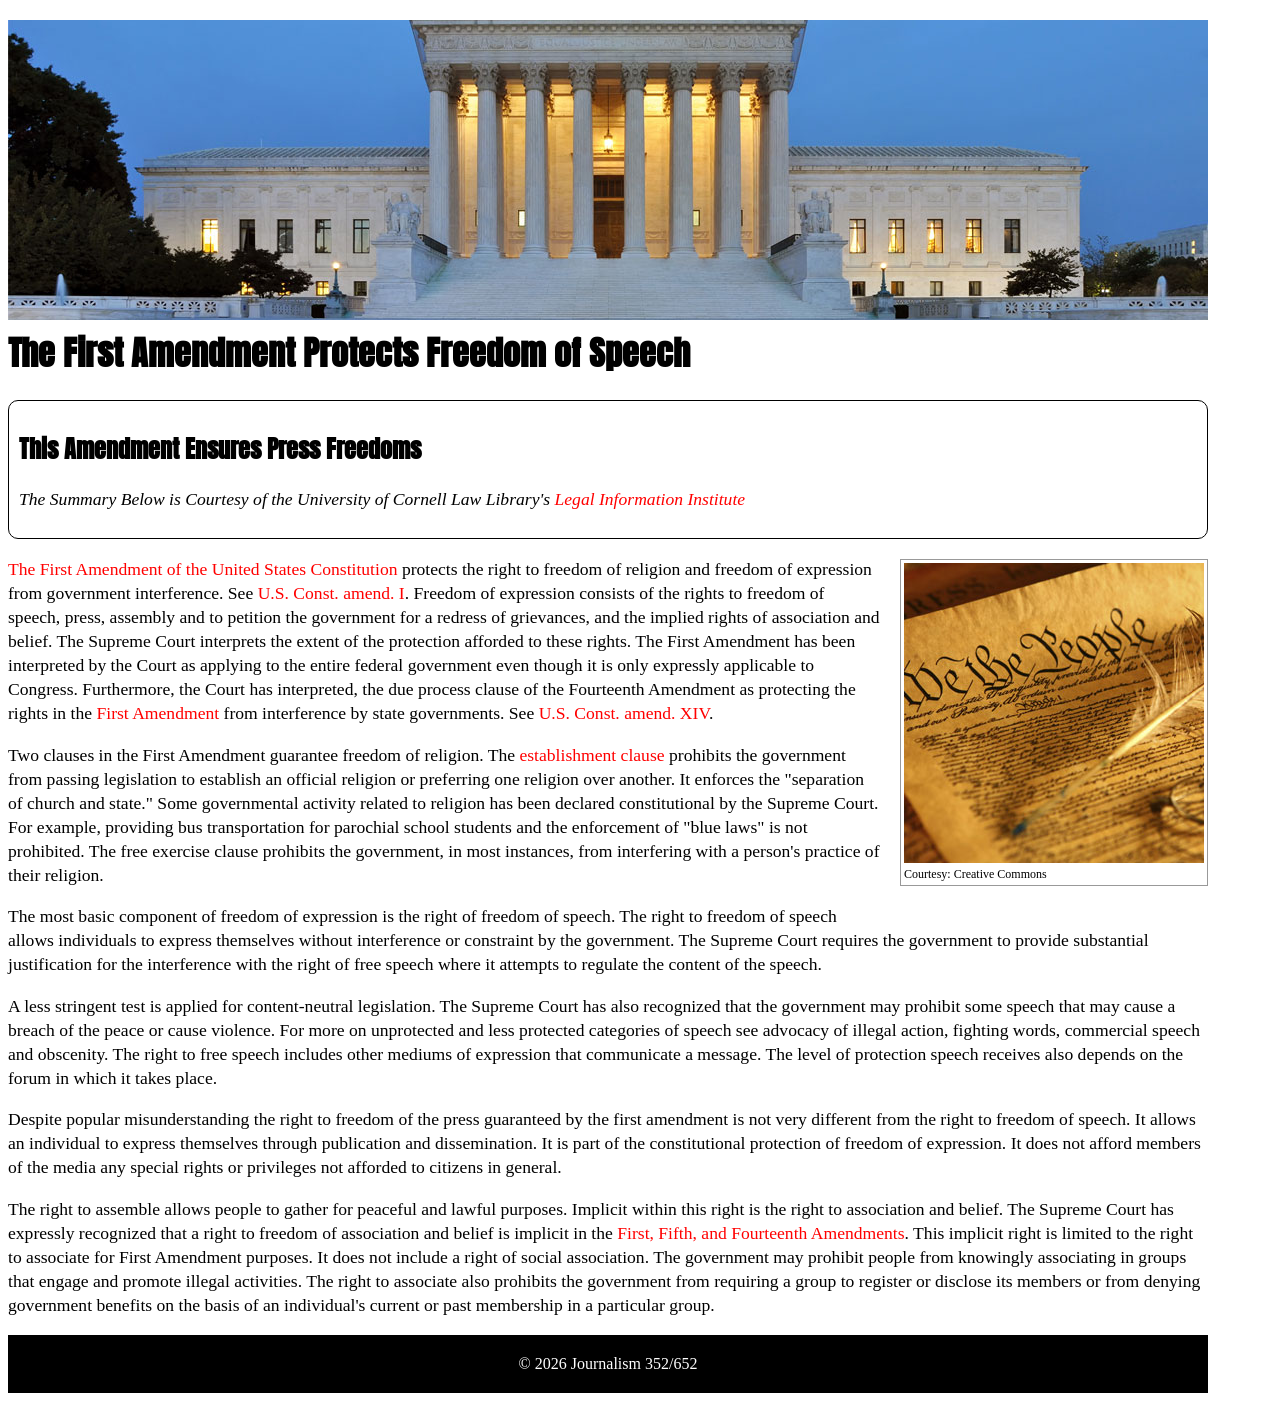
<file: Broken/index.html>
<!doctype html>
<html class="no-js" lang="en" dir="ltr">
<head>
<meta charset="utf-8">
<meta http-equiv="x-ua-compatible" content="ie=edge">
<meta name="viewport" content="width=device-width, initial-scale=1.0">
<title>This is the Title Tag? </title>
<link rel="stylesheet" href="css/style.css">
<link href="https://fonts.googleapis.com/css?family=Anton|Bitter" rel="stylesheet">


</head>
<body>

<div class="contentContainer">

<img src="images/supremeCourt.jpg" style="width:100%; border:0; margin:0 0 -20px 0"><br>
<h1>The First Amendment Protects Freedom of Speech</h1>


<div class="citation">
<h2>This Amendment Ensures Press Freedoms</h2>
<p><em>The Summary Below is Courtesy of the University of Cornell Law Library's <a href="www.law.cornell.edu/constitution/first_amendment" target="_blank">Legal Information Institute</a></em> </p>
</div>


<div class="photoRight"><img src="images/wethepeople.jpg" alt="U.S. Constitution"><br>
Courtesy: Creative Commons</div>

<p><a href="http://www.law.cornell.edu/constitution/constitution.billofrights.html#amendmenti" target="_blank">The First Amendment of the United States Constitution</a> protects the right to freedom of religion and freedom of expression from government interference. See <a href="http://www.law.cornell.edu/constitution/constitution.billofrights.html#amendmenti" target="_blank">U.S. Const. amend. I</a>. Freedom of expression consists of the rights to freedom of speech, press, assembly and to petition the government for a redress of grievances, and the implied rights of association and belief. The Supreme Court interprets the extent of the protection afforded to these rights. The First Amendment has been interpreted by the Court as applying to the entire federal government even though it is only expressly applicable to Congress. Furthermore, the Court has interpreted, the due process clause of the Fourteenth Amendment as protecting the rights in the <a href="http://www.law.cornell.edu/constitution/constitution.billofrights.html#amendmenti" target="_blank">First Amendment</a> from interference by state governments. See <a href="http://www.law.cornell.edu/constitution/constitution.billofrights.html#amendmentxiv" target="_blank">U.S. Const. amend. XIV</a>.</p>

<p>Two clauses in the First Amendment guarantee freedom of religion. The <a href="http://topics.law.cornell.edu/wex/establishment_clause" target="_blank">establishment clause<a> prohibits the government from passing legislation to establish an official religion or preferring one religion over another. It enforces the "separation of church and state." Some governmental activity related to religion has been declared constitutional by the Supreme Court. For example, providing bus transportation for parochial school students and the enforcement of "blue laws" is not prohibited. The free exercise clause prohibits the government, in most instances, from interfering with a person's practice of their religion.</p>

<p>The most basic component of freedom of expression is the right of freedom of speech. The right to freedom of speech allows individuals to express themselves without interference or constraint by the government. The Supreme Court requires the government to provide substantial justification for the interference with the right of free speech where it attempts to regulate the content of the speech.</p>



<p>A less stringent test is applied for content-neutral legislation. The Supreme Court has also recognized that the government may prohibit some speech that may cause a breach of the peace or cause violence. For more on unprotected and less protected categories of speech see advocacy of illegal action, fighting words, commercial speech and obscenity. The right to free speech includes other mediums of expression that communicate a message.  The level of protection speech receives also depends on the forum in which it takes place.</p>   

<p>Despite popular misunderstanding the right to freedom of the press guaranteed by the first amendment is not very different from the right to freedom of speech. It allows an individual to express themselves through publication and dissemination. It is part of the constitutional protection of freedom of expression. It does not afford members of the media any special rights or privileges not afforded to citizens in general.</p>

<p>The right to assemble allows people to gather for peaceful and lawful purposes. Implicit within this right is the right to association and belief. The Supreme Court has expressly recognized that a right to freedom of association and belief is implicit in the <a href="http://www.law.cornell.edu/constitution/constitution.table.html#amendments" target="_blank">First, Fifth, and Fourteenth Amendments</a>. This implicit right is limited to the right to associate for First Amendment purposes. It does not include a right of social association. The government may prohibit people from knowingly associating in groups that engage and promote illegal activities. The right to associate also prohibits the government from requiring a group to register or disclose its members or from denying government benefits on the basis of an individual's current or past membership in a particular group.</p>



<div class="footerStyle">&copy; 2026 Journalism 352/652</div>
</div>
</div>


</body>
</html>
</file>
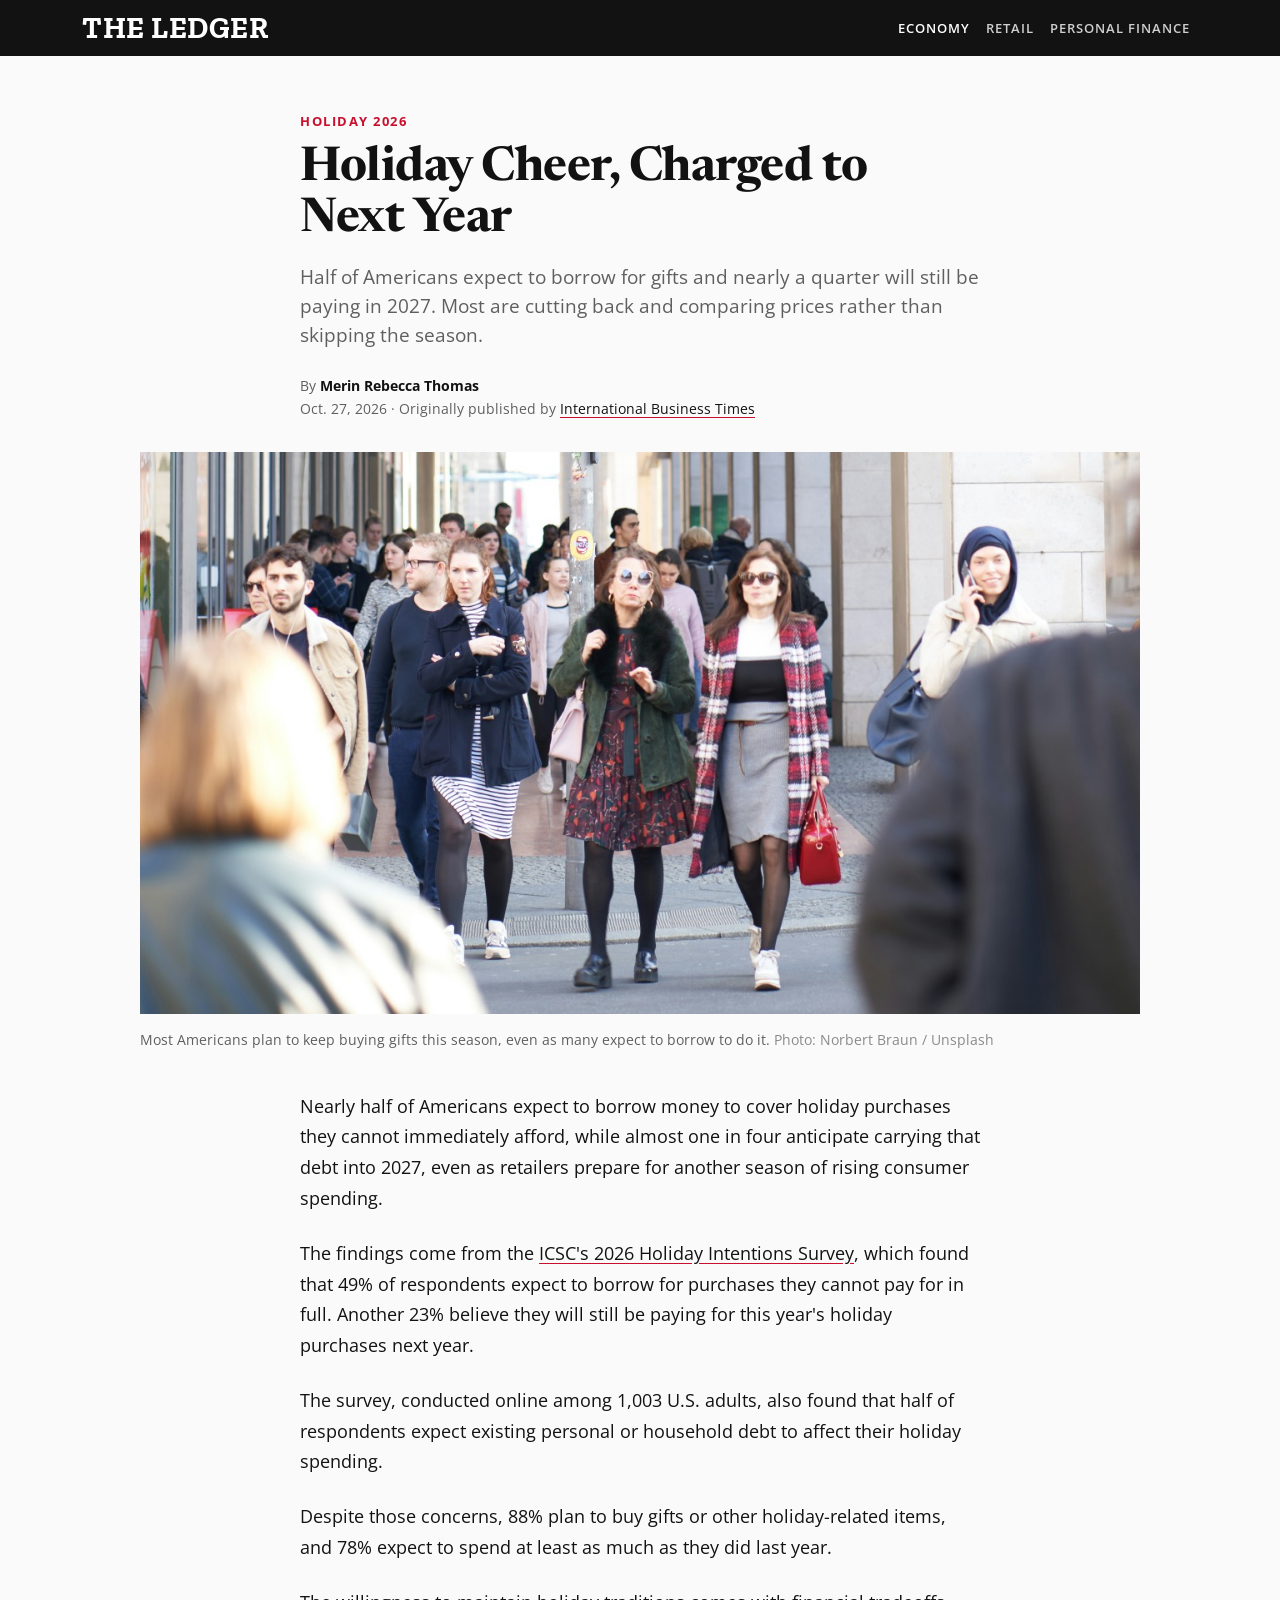
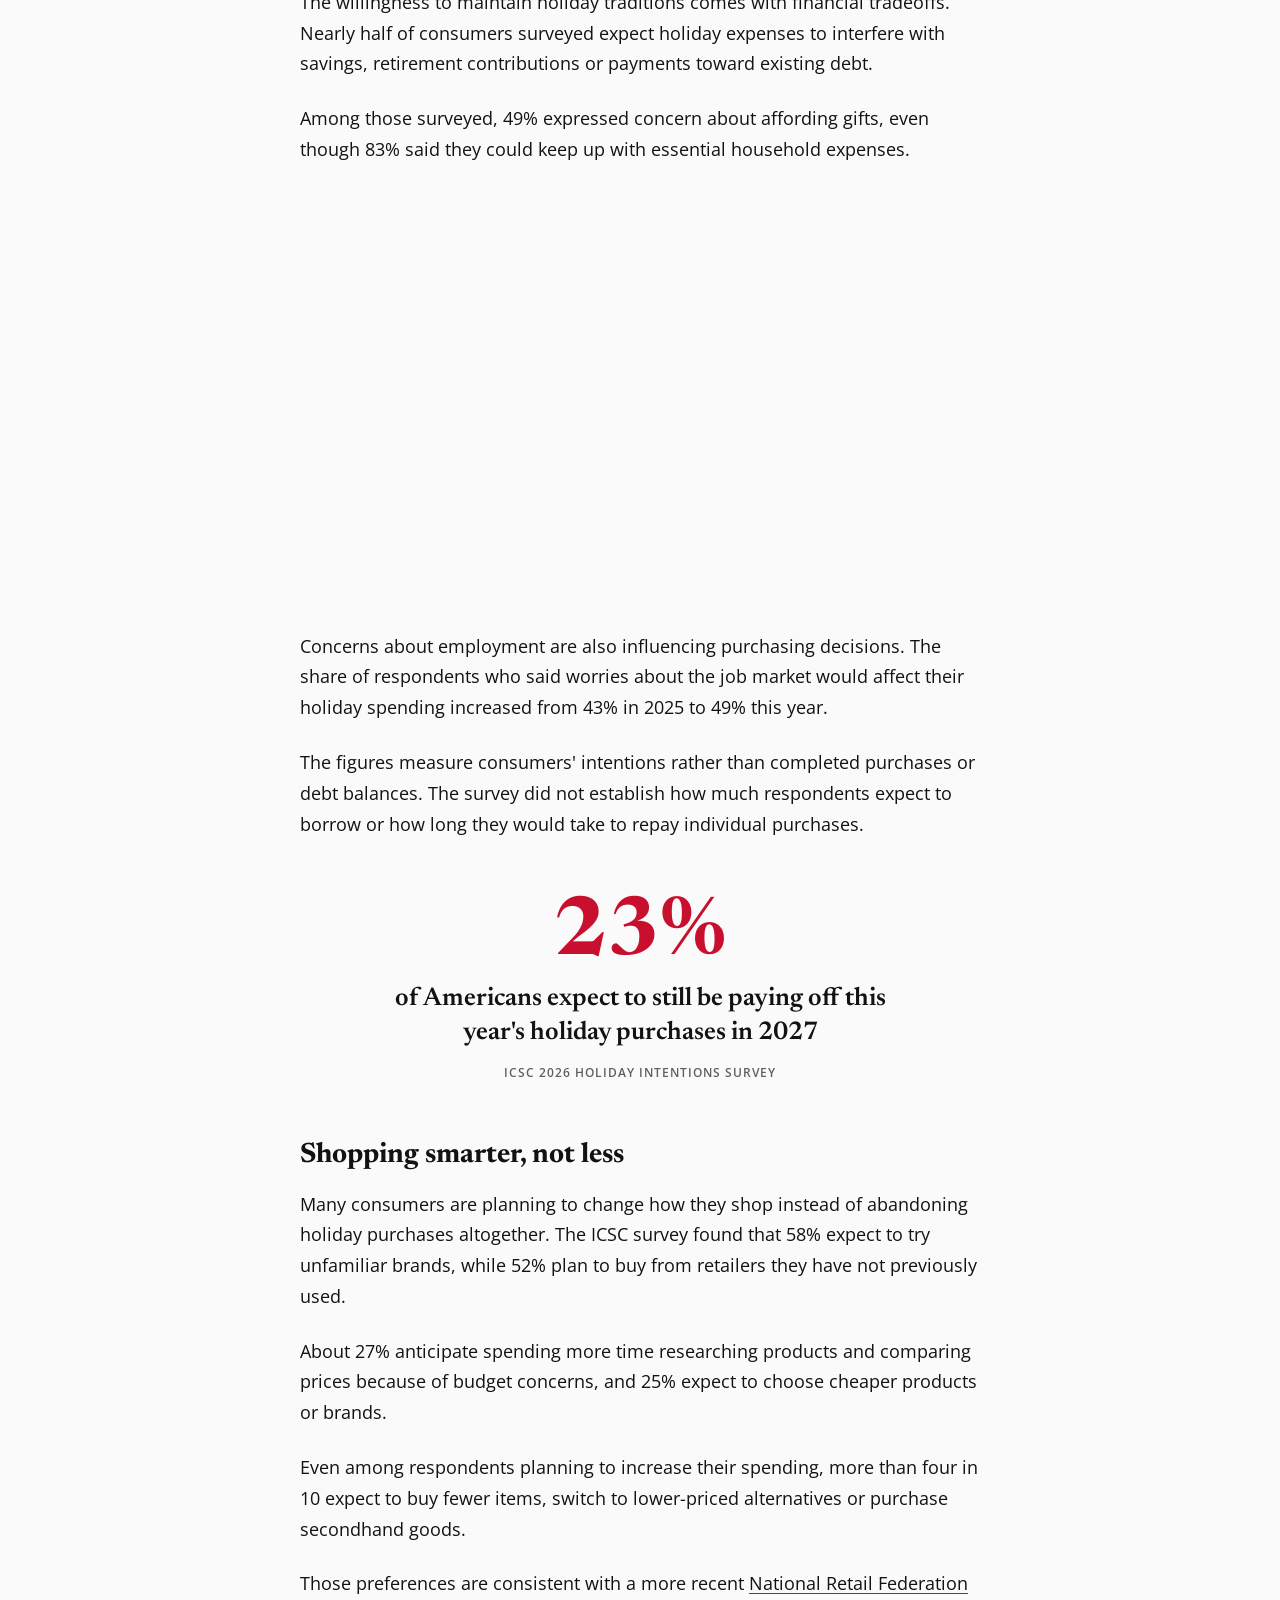
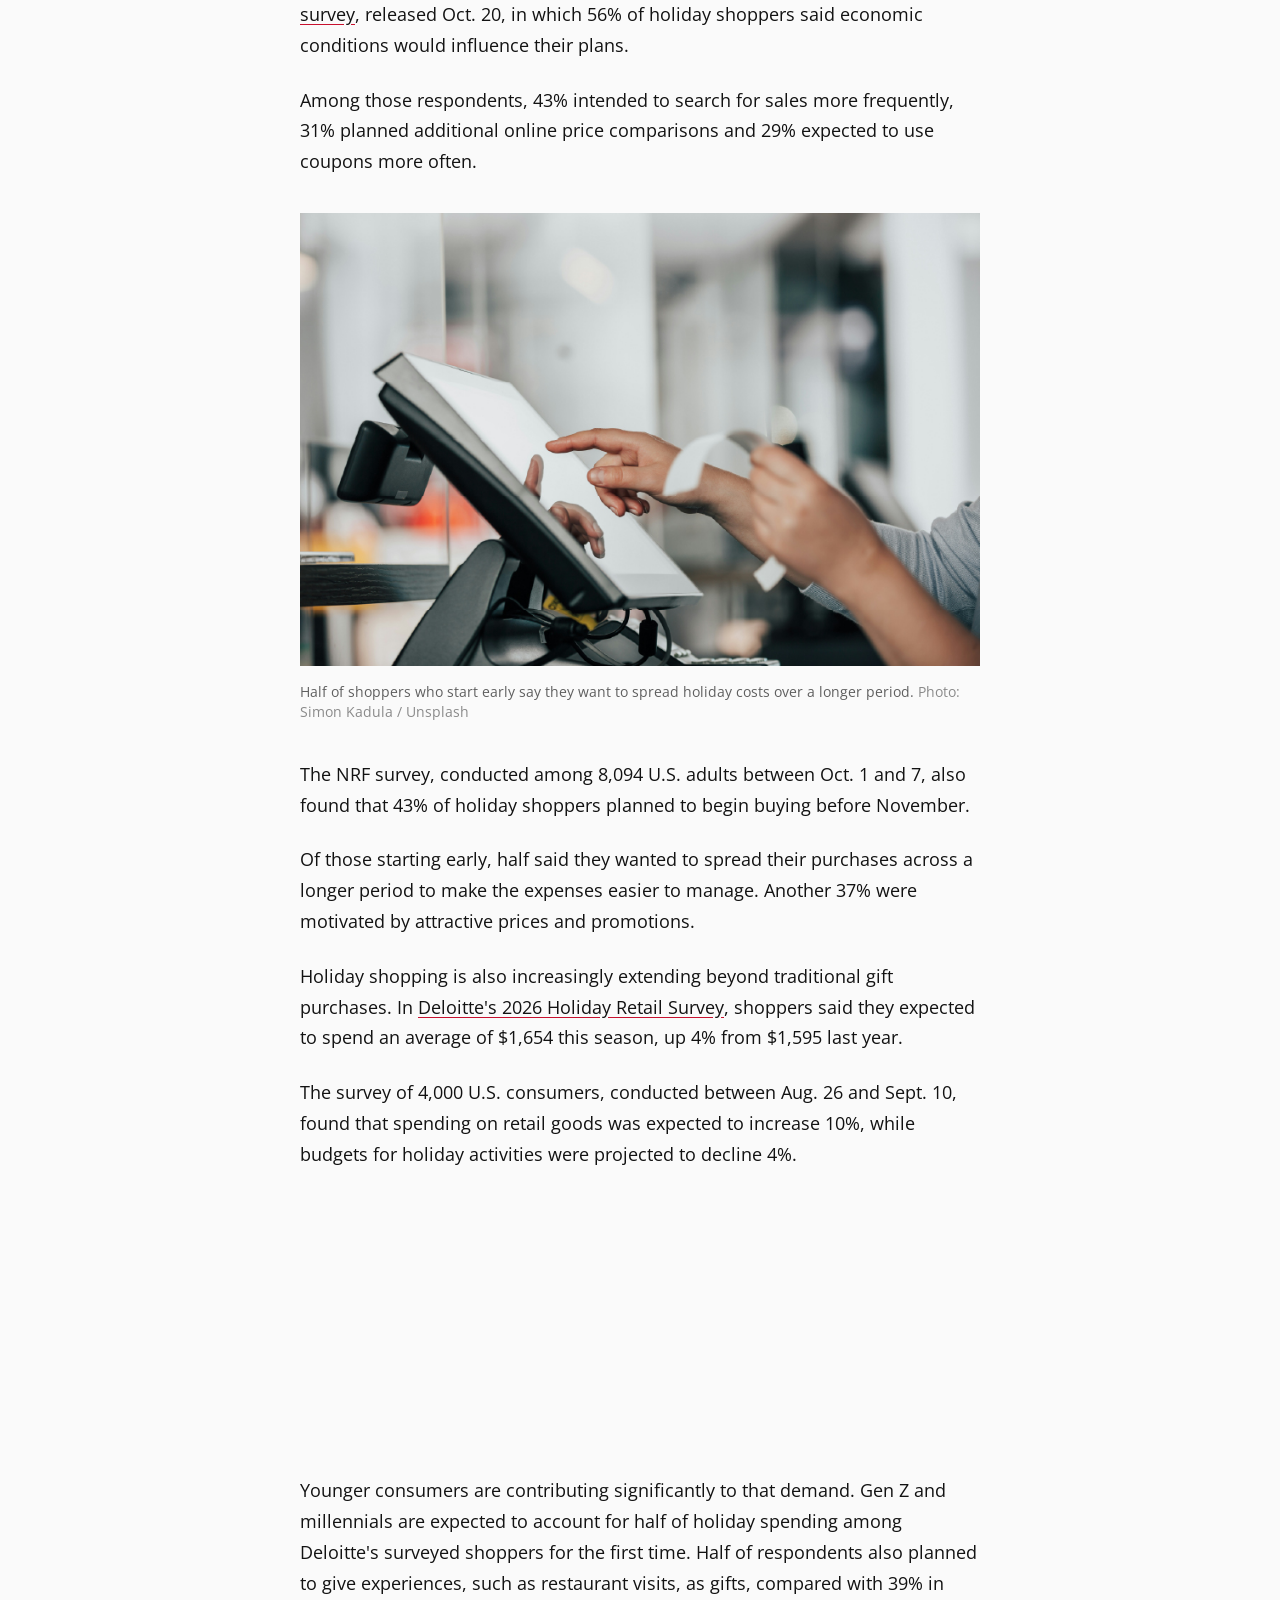
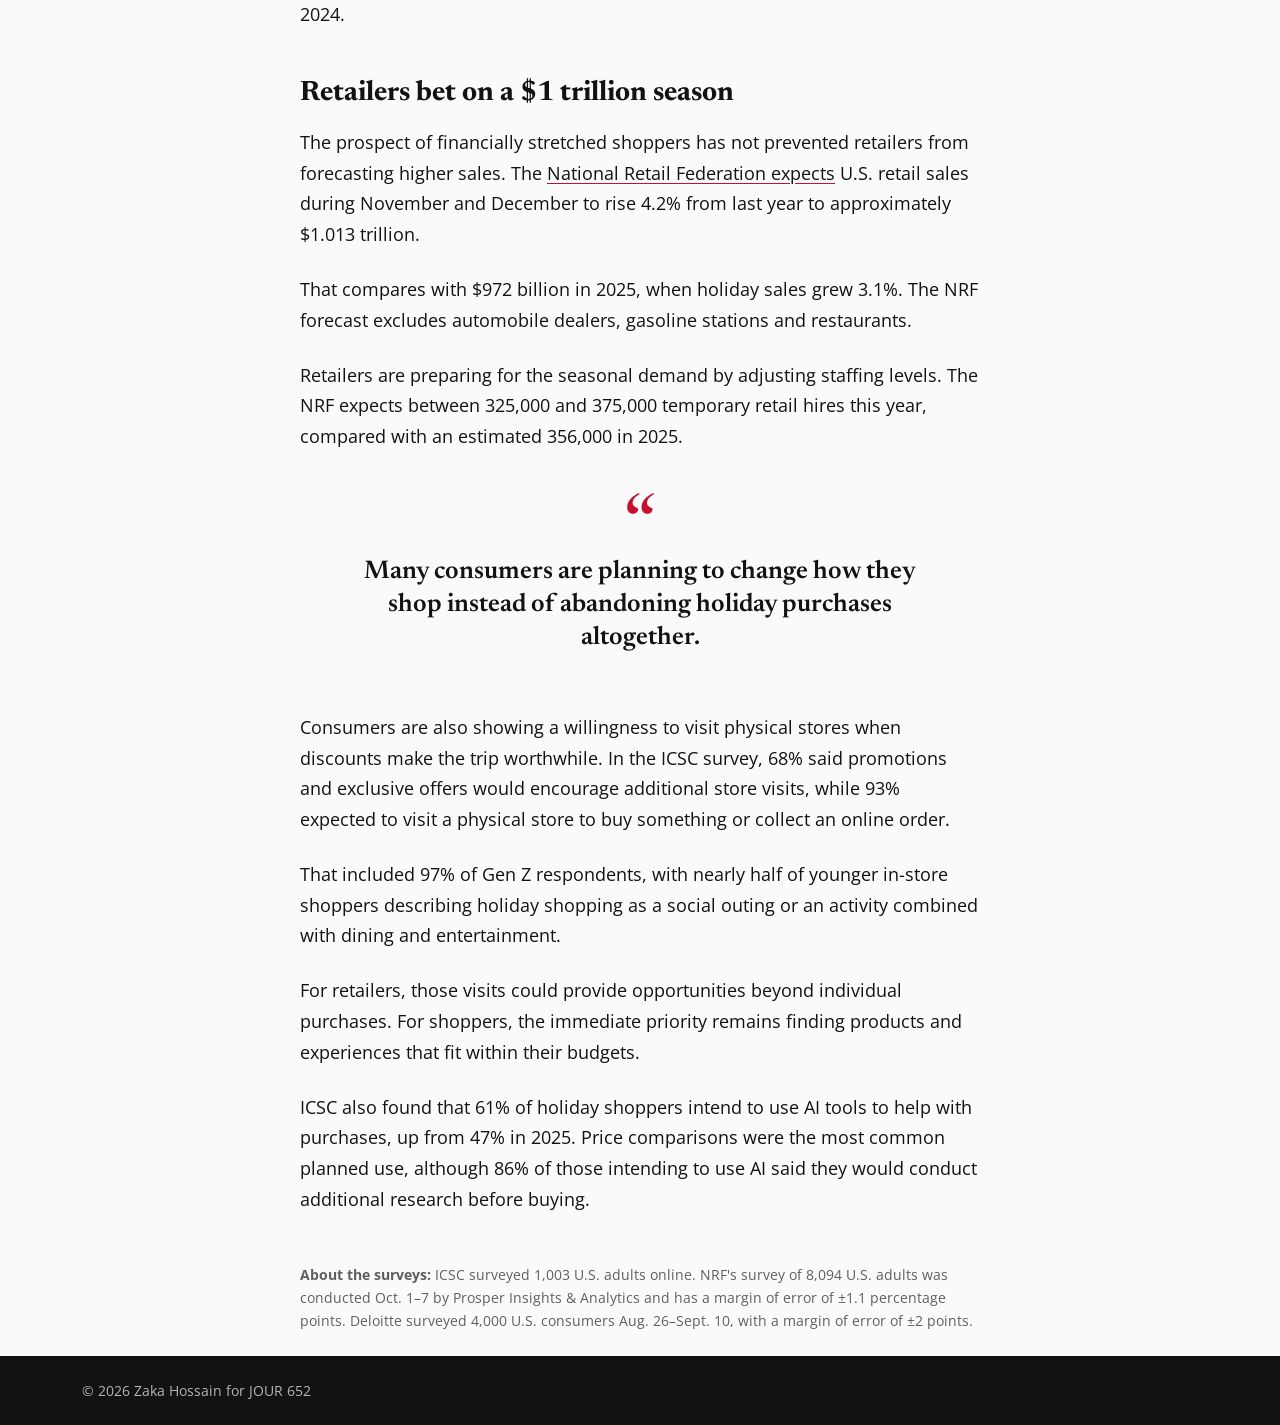
<file: JOUR652_hossain_midsem/index.html>
<!doctype html>
<html lang="en">

<!-- ===================== HEAD: meta data, SEO, styles ===================== -->
<head>
  <meta charset="utf-8">
  <meta name="viewport" content="width=device-width, initial-scale=1">

  <!-- Page title -->
  <title>Holiday Cheer, Charged to Next Year | The Ledger</title>

  <!-- SEO meta tags -->
  <meta name="description" content="Nearly half of Americans expect to borrow for holiday shopping and 23% expect to still be paying in 2027, according to ICSC, NRF and Deloitte surveys.">
  <meta name="keywords" content="holiday shopping 2026, holiday debt, consumer borrowing, ICSC survey, NRF holiday forecast, Deloitte holiday survey, buy now pay later">
  <meta name="author" content="Merin Rebecca Thomas">

  <!-- Social sharing (Open Graph) tags -->
  <meta property="og:title" content="Holiday Cheer, Charged to Next Year">
  <meta property="og:description" content="Half of Americans expect to borrow for gifts this season. Nearly a quarter will still be paying in 2027.">
  <meta property="og:type" content="article">
  <meta property="og:image" content="images/hero-holiday-shoppers.jpg">

  <!-- Bootstrap CSS framework -->
  <link rel="stylesheet" href="https://cdn.jsdelivr.net/npm/bootstrap@5.3.3/dist/css/bootstrap.min.css">

  <!-- Custom Google Fonts: Zilla Slab (logo), Newsreader (headlines), Open Sans (body) -->
  <link rel="preconnect" href="https://fonts.googleapis.com">
  <link rel="preconnect" href="https://fonts.gstatic.com" crossorigin>
  <link href="https://fonts.googleapis.com/css2?family=Newsreader:opsz,wght@6..72,600;6..72,700&family=Open+Sans:wght@400;600;700&family=Zilla+Slab:wght@700&display=swap" rel="stylesheet">

  <!-- Custom styles (external CSS file) -->
  <link rel="stylesheet" href="css/style.css">
</head>

<body>

  <!-- ===================== NAVBAR / MASTHEAD ===================== -->
  <nav class="navbar navbar-expand-md masthead">
    <div class="container">
      <a class="navbar-brand" href="#">The Ledger</a>
      <button class="navbar-toggler" type="button" data-bs-toggle="collapse" data-bs-target="#mainNav" aria-controls="mainNav" aria-expanded="false" aria-label="Toggle navigation">
        <span class="navbar-toggler-icon"></span>
      </button>
      <div class="collapse navbar-collapse" id="mainNav">
        <ul class="navbar-nav ms-auto">
          <li class="nav-item"><a class="nav-link active" aria-current="page" href="#">Economy</a></li>
          <li class="nav-item"><a class="nav-link" href="#">Retail</a></li>
          <li class="nav-item"><a class="nav-link" href="#">Personal Finance</a></li>
        </ul>
      </div>
    </div>
  </nav>
  <!-- END NAVBAR / MASTHEAD -->

  <main>

    <!-- ===================== HEADLINE, SUBHEAD, BYLINE ===================== -->
    <header class="container story-header">
      <div class="story-col">
        <p class="kicker">Holiday 2026</p>
        <h1 class="headline">Holiday Cheer, Charged to Next Year</h1>
        <p class="subhead">Half of Americans expect to borrow for gifts and nearly a quarter will still be paying in 2027. Most are cutting back and comparing prices rather than skipping the season.</p>
        <p id="byline">By <strong>Merin Rebecca Thomas</strong><br>Oct. 27, 2026 &middot; Originally published by <a href="https://www.ibtimes.com/nearly-half-americans-expect-borrow-holiday-shopping-some-will-still-paying-2027-3809057">International Business Times</a></p>
      </div>
    </header>
    <!-- END HEADLINE, SUBHEAD, BYLINE -->

    <!-- ===================== HERO PHOTO ===================== -->
    <div class="container">
      <figure class="figure hero">
        <img src="images/hero-holiday-shoppers.jpg" class="figure-img img-fluid" alt="Shoppers walking down a busy city sidewalk">
        <figcaption class="figure-caption">Most Americans plan to keep buying gifts this season, even as many expect to borrow to do it. <span class="credit">Photo: Norbert Braun / Unsplash</span></figcaption>
      </figure>
    </div>
    <!-- END HERO PHOTO -->

    <!-- ===================== STORY ===================== -->
    <article class="container story">
      <div class="story-col">

        <p>Nearly half of Americans expect to borrow money to cover holiday purchases they cannot immediately afford, while almost one in four anticipate carrying that debt into 2027, even as retailers prepare for another season of rising consumer spending.</p>

        <p>The findings come from the <a href="https://www.icsc.com/news-and-views/icsc-exchange/icscs-2026-holiday-intentions-survey-finds-consumers-prioritize-holiday-traditions-over-financial-pressures">ICSC's 2026 Holiday Intentions Survey</a>, which found that 49% of respondents expect to borrow for purchases they cannot pay for in full. Another 23% believe they will still be paying for this year's holiday purchases next year.</p>

        <p>The survey, conducted online among 1,003 U.S. adults, also found that half of respondents expect existing personal or household debt to affect their holiday spending.</p>

        <p>Despite those concerns, 88% plan to buy gifts or other holiday-related items, and 78% expect to spend at least as much as they did last year.</p>

        <p>The willingness to maintain holiday traditions comes with financial tradeoffs. Nearly half of consumers surveyed expect holiday expenses to interfere with savings, retirement contributions or payments toward existing debt.</p>

        <p>Among those surveyed, 49% expressed concern about affording gifts, even though 83% said they could keep up with essential household expenses.</p>

        <!-- DATAWRAPPER CHART 1 -->
        <figure class="chart-embed">
          <div><iframe title="Shoppers plan to spend, even if it means borrowing" aria-label="Bar Chart" id="datawrapper-chart-LSOaR" src="https://datawrapper.dwcdn.net/LSOaR/1/" scrolling="no" frameborder="0" style="width: 0; min-width: 100% !important; border: none;" height="380" data-external="1"></iframe><script type="text/javascript">(function(){function e(){window.addEventListener(`message`,function(e){if(e.data[`datawrapper-height`]!==void 0){var t=document.querySelectorAll(`iframe`);for(var n in e.data[`datawrapper-height`])for(var r=0,i;i=t[r];r++)if(i.contentWindow===e.source){var a=e.data[`datawrapper-height`][n]+`px`;i.style.height=a}}})}e()})();</script></div>
        </figure>
        <!-- END DATAWRAPPER CHART 1 -->

        <p>Concerns about employment are also influencing purchasing decisions. The share of respondents who said worries about the job market would affect their holiday spending increased from 43% in 2025 to 49% this year.</p>

        <p>The figures measure consumers' intentions rather than completed purchases or debt balances. The survey did not establish how much respondents expect to borrow or how long they would take to repay individual purchases.</p>

        <!-- STAT CALLOUT -->
        <aside class="stat-callout">
          <p class="stat-callout-number">23%</p>
          <p class="stat-callout-text">of Americans expect to still be paying off this year's holiday purchases in 2027</p>
          <p class="stat-callout-source">ICSC 2026 Holiday Intentions Survey</p>
        </aside>
        <!-- END STAT CALLOUT -->

        <!-- ---------- Subhead 1 ---------- -->
        <h2>Shopping smarter, not less</h2>

        <p>Many consumers are planning to change how they shop instead of abandoning holiday purchases altogether. The ICSC survey found that 58% expect to try unfamiliar brands, while 52% plan to buy from retailers they have not previously used.</p>

        <p>About 27% anticipate spending more time researching products and comparing prices because of budget concerns, and 25% expect to choose cheaper products or brands.</p>

        <p>Even among respondents planning to increase their spending, more than four in 10 expect to buy fewer items, switch to lower-priced alternatives or purchase secondhand goods.</p>

        <p>Those preferences are consistent with a more recent <a href="https://nrf.com/media-center/press-releases/affordability-shapes-winter-holiday-shopping-according-to-nrf-holiday-survey">National Retail Federation survey</a>, released Oct. 20, in which 56% of holiday shoppers said economic conditions would influence their plans.</p>

        <p>Among those respondents, 43% intended to search for sales more frequently, 31% planned additional online price comparisons and 29% expected to use coupons more often.</p>

        <!-- INLINE PHOTO -->
        <figure class="figure">
          <img src="images/card-checkout.jpg" class="figure-img img-fluid" alt="A cashier handing over a receipt at a touchscreen checkout">
          <figcaption class="figure-caption">Half of shoppers who start early say they want to spread holiday costs over a longer period. <span class="credit">Photo: Simon Kadula / Unsplash</span></figcaption>
        </figure>
        <!-- END INLINE PHOTO -->

        <p>The NRF survey, conducted among 8,094 U.S. adults between Oct. 1 and 7, also found that 43% of holiday shoppers planned to begin buying before November.</p>

        <p>Of those starting early, half said they wanted to spread their purchases across a longer period to make the expenses easier to manage. Another 37% were motivated by attractive prices and promotions.</p>

        <p>Holiday shopping is also increasingly extending beyond traditional gift purchases. In <a href="https://www.deloitte.com/us/en/about/press-room/deloitte-holiday-spending-set-to-increase.html">Deloitte's 2026 Holiday Retail Survey</a>, shoppers said they expected to spend an average of $1,654 this season, up 4% from $1,595 last year.</p>

        <p>The survey of 4,000 U.S. consumers, conducted between Aug. 26 and Sept. 10, found that spending on retail goods was expected to increase 10%, while budgets for holiday activities were projected to decline 4%.</p>

        <!-- DATAWRAPPER CHART 2 -->
        <figure class="chart-embed">
          <div><iframe title="Holiday budgets shift from outings to gifts and goods" aria-label="Bar Chart" id="datawrapper-chart-GUhIe" src="https://datawrapper.dwcdn.net/GUhIe/1/" scrolling="no" frameborder="0" style="width: 0; min-width: 100% !important; border: none;" height="220" data-external="1"></iframe><script type="text/javascript">(function(){function e(){window.addEventListener(`message`,function(e){if(e.data[`datawrapper-height`]!==void 0){var t=document.querySelectorAll(`iframe`);for(var n in e.data[`datawrapper-height`])for(var r=0,i;i=t[r];r++)if(i.contentWindow===e.source){var a=e.data[`datawrapper-height`][n]+`px`;i.style.height=a}}})}e()})();</script></div>
        </figure>
        <!-- END DATAWRAPPER CHART 2 -->

        <p>Younger consumers are contributing significantly to that demand. Gen Z and millennials are expected to account for half of holiday spending among Deloitte's surveyed shoppers for the first time. Half of respondents also planned to give experiences, such as restaurant visits, as gifts, compared with 39% in 2024.</p>

        <!-- ---------- Subhead 2 ---------- -->
        <h2>Retailers bet on a $1 trillion season</h2>

        <p>The prospect of financially stretched shoppers has not prevented retailers from forecasting higher sales. The <a href="https://nrf.com/media-center/press-releases/nrf-forecasts-2026-holiday-sales-growth-as-consumers-remain-resilient">National Retail Federation expects</a> U.S. retail sales during November and December to rise 4.2% from last year to approximately $1.013 trillion.</p>

        <p>That compares with $972 billion in 2025, when holiday sales grew 3.1%. The NRF forecast excludes automobile dealers, gasoline stations and restaurants.</p>

        <p>Retailers are preparing for the seasonal demand by adjusting staffing levels. The NRF expects between 325,000 and 375,000 temporary retail hires this year, compared with an estimated 356,000 in 2025.</p>

        <!-- PULL QUOTE -->
        <figure class="pull-quote">
          <blockquote class="blockquote">
            <p>Many consumers are planning to change how they shop instead of abandoning holiday purchases altogether.</p>
          </blockquote>
        </figure>
        <!-- END PULL QUOTE -->

        <p>Consumers are also showing a willingness to visit physical stores when discounts make the trip worthwhile. In the ICSC survey, 68% said promotions and exclusive offers would encourage additional store visits, while 93% expected to visit a physical store to buy something or collect an online order.</p>

        <p>That included 97% of Gen Z respondents, with nearly half of younger in-store shoppers describing holiday shopping as a social outing or an activity combined with dining and entertainment.</p>

        <p>For retailers, those visits could provide opportunities beyond individual purchases. For shoppers, the immediate priority remains finding products and experiences that fit within their budgets.</p>

        <p>ICSC also found that 61% of holiday shoppers intend to use AI tools to help with purchases, up from 47% in 2025. Price comparisons were the most common planned use, although 86% of those intending to use AI said they would conduct additional research before buying.</p>

        <!-- ABOUT THE SURVEYS -->
        <p class="methodology"><strong>About the surveys:</strong> ICSC surveyed 1,003 U.S. adults online. NRF's survey of 8,094 U.S. adults was conducted Oct. 1&ndash;7 by Prosper Insights &amp; Analytics and has a margin of error of &plusmn;1.1 percentage points. Deloitte surveyed 4,000 U.S. consumers Aug. 26&ndash;Sept. 10, with a margin of error of &plusmn;2 points.</p>
        <!-- END ABOUT THE SURVEYS -->

      </div>
    </article>
    <!-- END STORY -->

  </main>

  <!-- ===================== FOOTER ===================== -->
  <footer class="site-footer">
    <div class="container small">
      &copy; 2026 Zaka Hossain for JOUR 652
    </div>
  </footer>
  <!-- END FOOTER -->

  <!-- Bootstrap JavaScript (needed for the mobile menu) -->
  <script src="https://cdn.jsdelivr.net/npm/bootstrap@5.3.3/dist/js/bootstrap.bundle.min.js"></script>

</body>
</html>
</file>
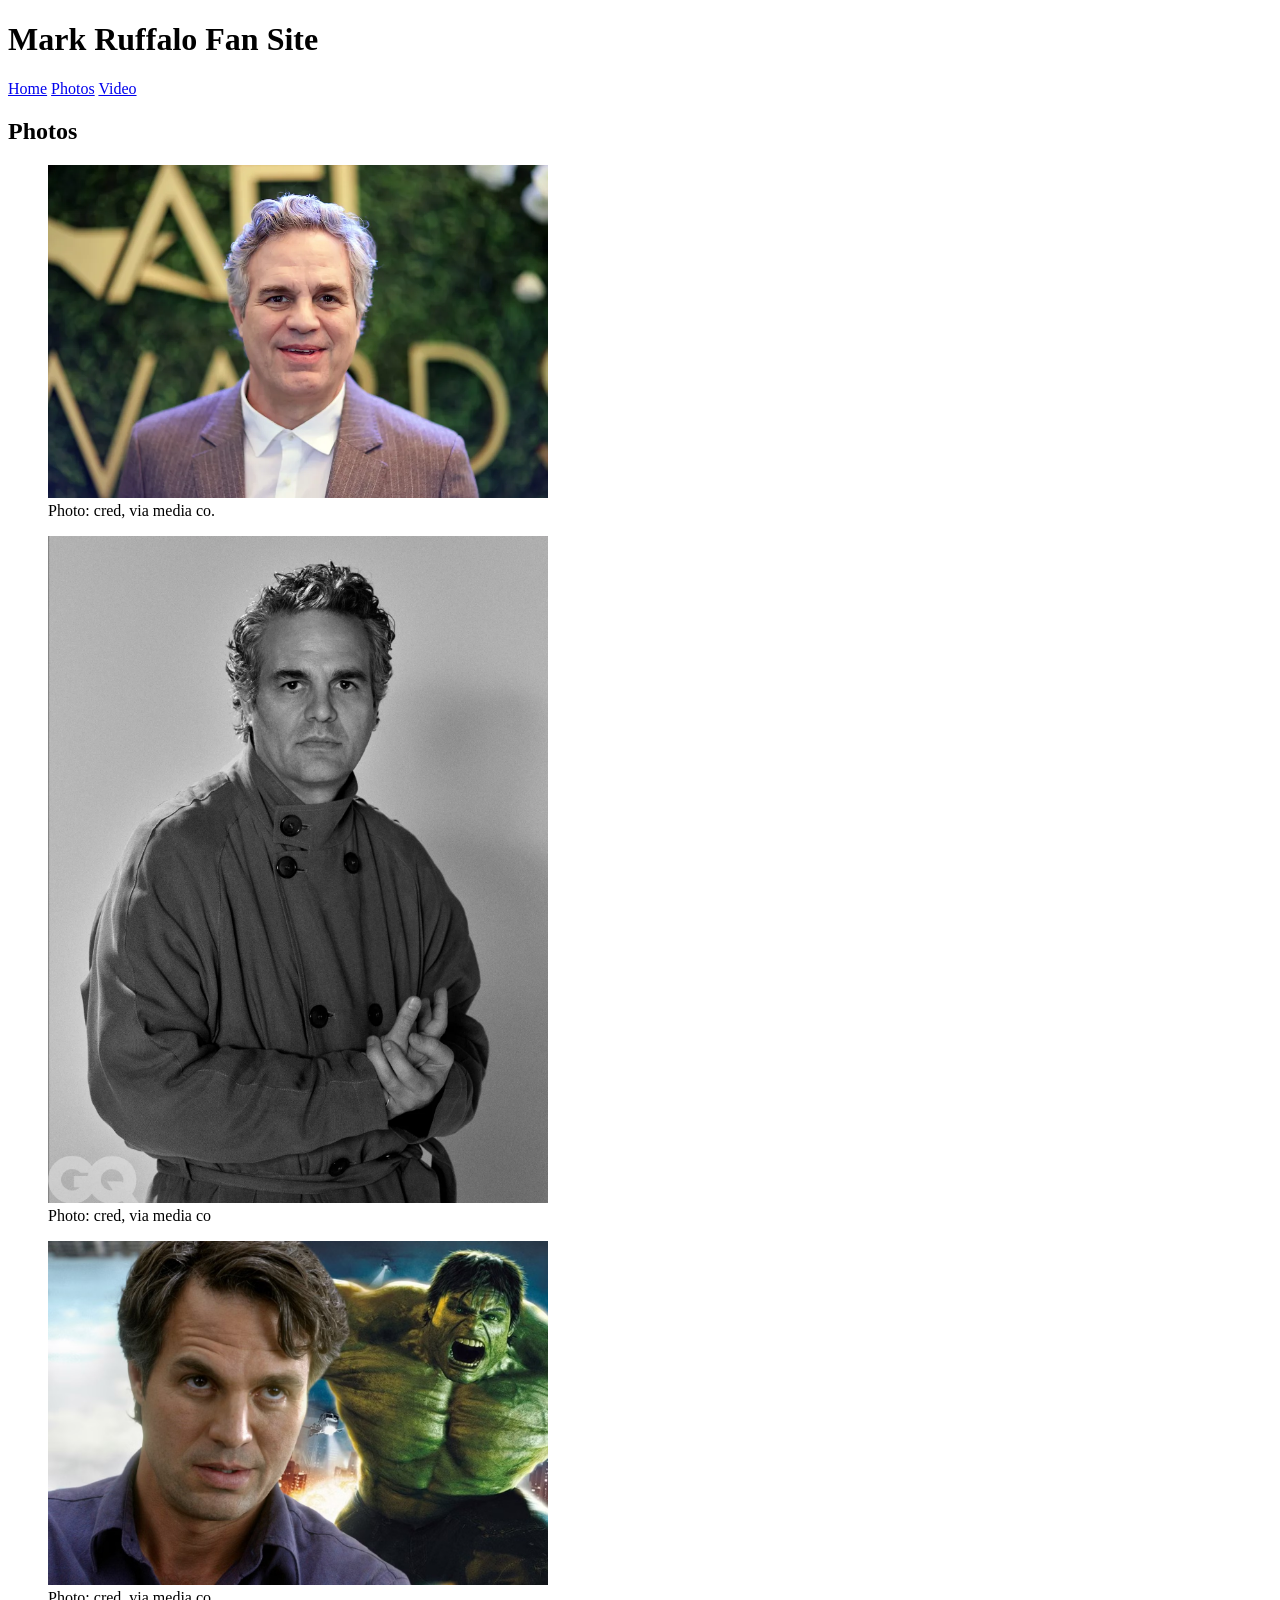
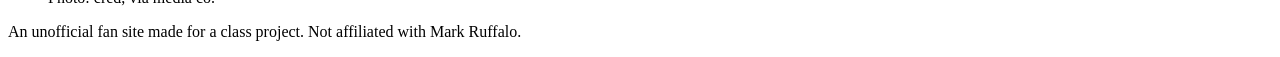
<file: mruff_fansite/gallery.html>
<!doctype html>

<html lang="en">

<head>
  <meta charset="utf-8">
  <meta name="viewport" content="width=device-width, initial-scale=1">
  <title>Mark Ruffalo Fan Site | Photos</title>
<meta name="description" content="Photos of actor Mark Ruffalo.">
  <meta name="author" content="Zaka H.">

  <!-- Link to your CSS file -->
  <link rel="stylesheet" href="css/style.css">

</head>

<body>

 <header>
    <h1>Mark Ruffalo Fan Site</h1>
    <nav>
      <a href="index.html">Home</a>
      <a href="gallery.html">Photos</a>
      <a href="video.html">Video</a>
    </nav>
  </header>

  <main>
    <h2>Photos</h2>

    <figure>
      <img src="images/7158eb96e00a6557ee660ae353428e40.webp" alt="Mark Ruffalo smiling at a public event" width="500">
      <figcaption>Photo: cred, via media co.</figcaption>
    </figure>

    <figure>
      <img src="images/February21-Mark Ruffalo_Online_2.webp" alt="GQ" width="500">
      <figcaption>Photo: cred, via media co</figcaption>
    </figure>

    <figure>
      <img src="images/Mark-Ruffalo-Incredible-Hulk-SR.avif" alt="HULK" width="500">
      <figcaption>Photo: cred, via media co.</figcaption>
    </figure>
  </main>

  <footer>
    <p>An unofficial fan site made for a class project. Not affiliated with Mark Ruffalo.</p>
  </footer>


</body>

</html>
</file>
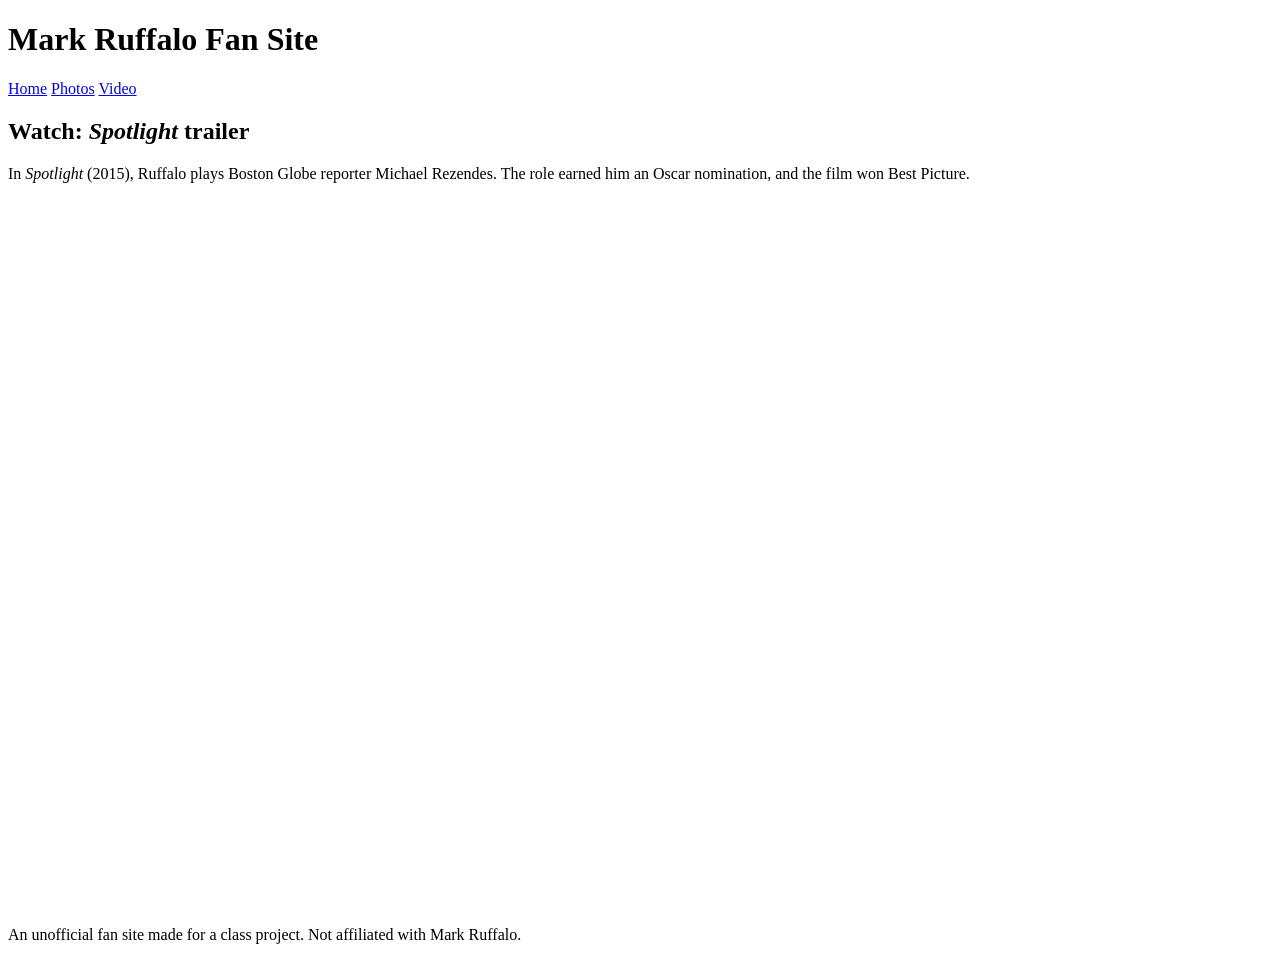
<file: mruff_fansite/video.html>
<!doctype html>

<html lang="en">

<head>
  <meta charset="utf-8">
  <meta name="viewport" content="width=device-width, initial-scale=1">
  <title>Mark Ruffalo Fan Site | Video</title>
<meta name="description" content="Watch the official trailer for Spotlight, starring Mark Ruffalo.">
  <meta name="author" content="Zaka H.">

  <!-- Link to your CSS file -->
  <link rel="stylesheet" href="css/style.css">

</head>

<body>

  <header>
    <h1>Mark Ruffalo Fan Site</h1>
    <nav>
      <a href="index.html">Home</a>
      <a href="gallery.html">Photos</a>
      <a href="video.html">Video</a>
    </nav>
  </header>

  <main>
    <h2>Watch: <em>Spotlight</em> trailer</h2>
    <p>In <em>Spotlight</em> (2015), Ruffalo plays Boston Globe reporter Michael Rezendes. The role earned him an Oscar nomination, and the film won Best Picture.</p>

    <div style="padding:56.25% 0 0 0;position:relative;"><iframe src="https://player.vimeo.com/video/135003652?badge=0&amp;autopause=0&amp;player_id=0&amp;app_id=58479" frameborder="0" allow="autoplay; fullscreen; picture-in-picture; clipboard-write; encrypted-media; web-share" referrerpolicy="strict-origin-when-cross-origin" style="position:absolute;top:0;left:0;width:100%;height:100%;" title="Spotlight - Domestic Trailer"></iframe></div><script src="https://player.vimeo.com/api/player.js"></script> 
 </main>

  <footer>
    <p>An unofficial fan site made for a class project. Not affiliated with Mark Ruffalo.</p>
  </footer>

</body>

</html>
</file>
<file: Broken/css/style.css>
.contentContainer {
	width:1200px;
	padding:0;
	margin-top:20px;
}

p {
font-family: serif;
font-size:1.1rem;
line-height:1.5rem;
}
a:link {color:#ff0000;
	text-decoration:none;
}

h1 {
font-family: 'Anton', sans-serif;
font-size:2.1rem;
}

h2 {
font-family: 'Anton', sans-serif;
font-size:1.5rem;
}


.subhead {
background-color:#f4f4f4;
}

.photoRight {
float:right;
border:solid 1px #999;
padding:3px;
margin:20px 0 20px 20px;
font-size:.75rem;
}

.footerStyle {
text-align:center;
background-color:#000;
padding:20px;
color:#fff;
}

.citation {
	border:solid 1px #000;
	padding:10px;
	border-radius:10px;
}
</file>
<file: JOUR652_hossain_midsem/css/style.css>
:root {
  --ink: #121212;
  --paper: #fafafa;
  --accent: #c8102e;
  --gray: #5f5f5f;
  --light-gray: #dcdcdc;
}

/* ---------- Base ---------- */
body {
  background-color: var(--paper);
  color: var(--ink);
  font-family: "Open Sans", Arial, sans-serif;
}

a {
  color: var(--ink);
  text-decoration-color: var(--accent);
  text-underline-offset: 3px;
}

a:hover {
  color: var(--accent);
}

h1, h2, .stat-callout-number {
  font-family: "Newsreader", Georgia, serif;
  font-weight: 700;
}


.story-col {
  max-width: 680px;
  margin-left: auto;
  margin-right: auto;
}

/* ---------- Masthead ---------- */
.masthead {
  background-color: var(--ink);
}

/* Logo */
.masthead .navbar-brand {
  font-family: "Zilla Slab", Rockwell, serif;
  font-weight: 700;
  text-transform: uppercase;
  color: #ffffff;
  font-size: 1.9rem;
  letter-spacing: 0.5px;
  line-height: 1;
}

.masthead .nav-link {
  color: #cfcfcf;
  font-size: 0.8rem;
  font-weight: 600;
  text-transform: uppercase;
  letter-spacing: 1px;
}

.masthead .nav-link.active,
.masthead .nav-link:hover {
  color: #ffffff;
}

.masthead .navbar-toggler {
  border-color: #777777;
}

.masthead .navbar-toggler-icon {
  filter: invert(1);
}

/* ---------- Headline block ---------- */
.story-header {
  padding-top: 3.5rem;
  padding-bottom: 2rem;
}

.kicker {
  color: var(--accent);
  font-size: 0.8rem;
  font-weight: 700;
  text-transform: uppercase;
  letter-spacing: 1.5px;
  margin-bottom: 0.75rem;
}

.headline {
  font-size: 3rem;
  line-height: 1.08;
  letter-spacing: -0.5px;
  margin-bottom: 1rem;
}

.subhead {
  font-size: 1.2rem;
  line-height: 1.5;
  color: var(--gray);
  margin-bottom: 1.5rem;
}

#byline {
  font-size: 0.9rem;
  line-height: 1.6;
  color: var(--gray);
  margin-bottom: 0;
}

#byline strong {
  color: var(--ink);
}

/* ---------- Figures ---------- */
.figure {
  display: block;
  margin: 2.25rem 0;
}

.hero {
  max-width: 1000px;
  margin: 0 auto 2.5rem;
}

.figure-caption {
  font-size: 0.85rem;
  line-height: 1.5;
  color: var(--gray);
  margin-top: 0.5rem;
}

.credit {
  color: #8a8a8a;
}

/* ---------- Story text ---------- */
.story p {
  font-size: 1.1rem;
  line-height: 1.75;
  margin-bottom: 1.5rem;
}

.story h2 {
  font-size: 1.75rem;
  line-height: 1.2;
  margin-top: 3rem;
  margin-bottom: 1rem;
}

/* ---------- Datawrapper chart slots ---------- */
.chart-embed {
  margin: 2.5rem 0;
}

.chart-embed iframe {
  width: 100%;
  min-width: 100%;
  border: none;
}

/* ---------- Stat callout ---------- */
.stat-callout {
  text-align: center;
  max-width: 520px;
  margin: 3.5rem auto;
}

.story .stat-callout-number {
  font-size: 5rem;
  line-height: 1;
  color: var(--accent);
  margin-bottom: 0.5rem;
}

.story .stat-callout-text {
  font-family: "Newsreader", Georgia, serif;
  font-size: 1.6rem;
  font-weight: 600;
  line-height: 1.3;
  margin-bottom: 0.75rem;
}

.story .stat-callout-source {
  font-size: 0.75rem;
  font-weight: 600;
  text-transform: uppercase;
  letter-spacing: 1px;
  color: var(--gray);
  margin-bottom: 0;
}

/* ---------- Pull quote ---------- */
.pull-quote {
  text-align: center;
  max-width: 560px;
  margin: 3.5rem auto;
}

.pull-quote::before {
  content: "\201C";
  display: block;
  font-family: "Newsreader", Georgia, serif;
  font-size: 5rem;
  line-height: 0.6;
  color: var(--accent);
}

.story .pull-quote p {
  font-family: "Newsreader", Georgia, serif;
  font-size: 1.6rem;
  font-weight: 600;
  line-height: 1.3;
  margin-bottom: 0;
}

/* ---------- Methodology note ---------- */
.story .methodology {
  font-size: 0.9rem;
  line-height: 1.6;
  color: var(--gray);
  margin-top: 3rem;
}

/* ---------- Footer ---------- */
.site-footer {
  background-color: var(--ink);
  color: #b5b5b5;
  padding: 1.5rem 0;
}

/* ---------- Mobile adjustments ---------- */
@media (max-width: 575.98px) {
  .headline {
    font-size: 2.2rem;
  }

  .story p {
    font-size: 1.05rem;
  }

  .story .stat-callout-number {
    font-size: 4rem;
  }

  .story .stat-callout-text,
  .story .pull-quote p {
    font-size: 1.3rem;
  }
}
</file>
<file: mruff_fansite/css/style.css>
body {
  background-color:#ffffff;
}
</file>
